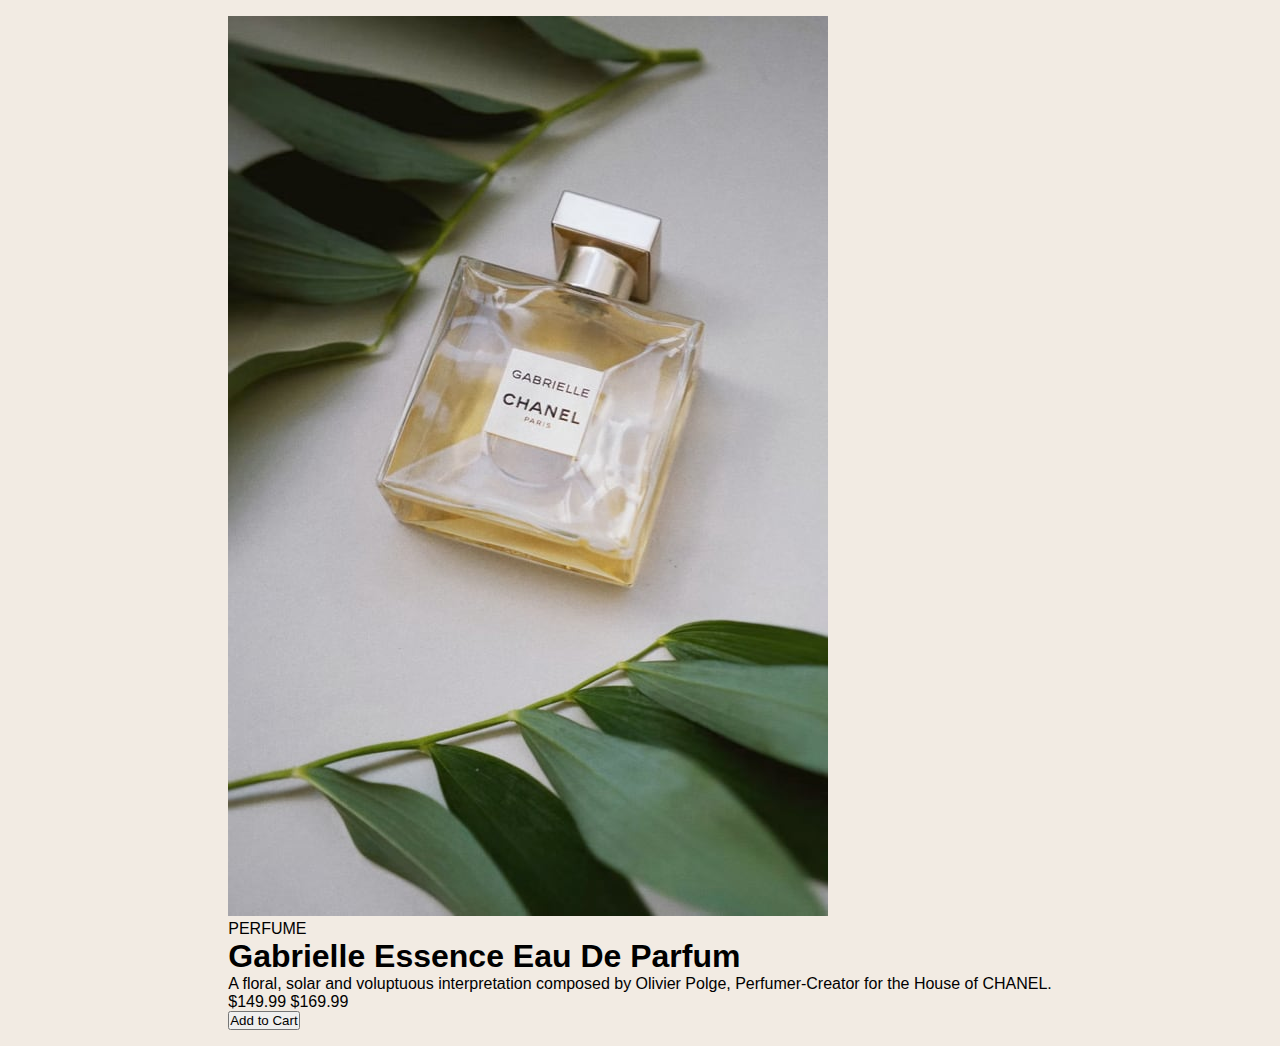
<file: Desktop.html>
<!DOCTYPE html>
<html lang="en">
<head>
    <meta charset="UTF-8">
    <meta name="viewport" content="width=device-width, initial-scale=1.0">
    <link rel="stylesheet" href="/style/Desktop.css">
    <title>Gabrielle Essence Eau De Parfum</title>
</head>
<body>
    <main class="container">
        <div class="product-image">
            <img src="/images/image-product-desktop.jpg" alt="Gabrielle Essence Eau De Parfum">
        </div>
    <div class="product-info">
        <p class="product-type">PERFUME</p>
        <h1 class="product-title">Gabrielle Essence Eau De Parfum</h1>
        <p class="product-description">A floral, solar and voluptuous interpretation composed by Olivier Polge, Perfumer-Creator for the House of CHANEL.</p>
        <div class="price">
            <span class="current-price">$149.99</span>
            <span class="original-price">$169.99</span>
        </div>
        <button class="add-to-cart">Add to Cart</button>
    </div>
    </main>
</body>
</html>
</file>
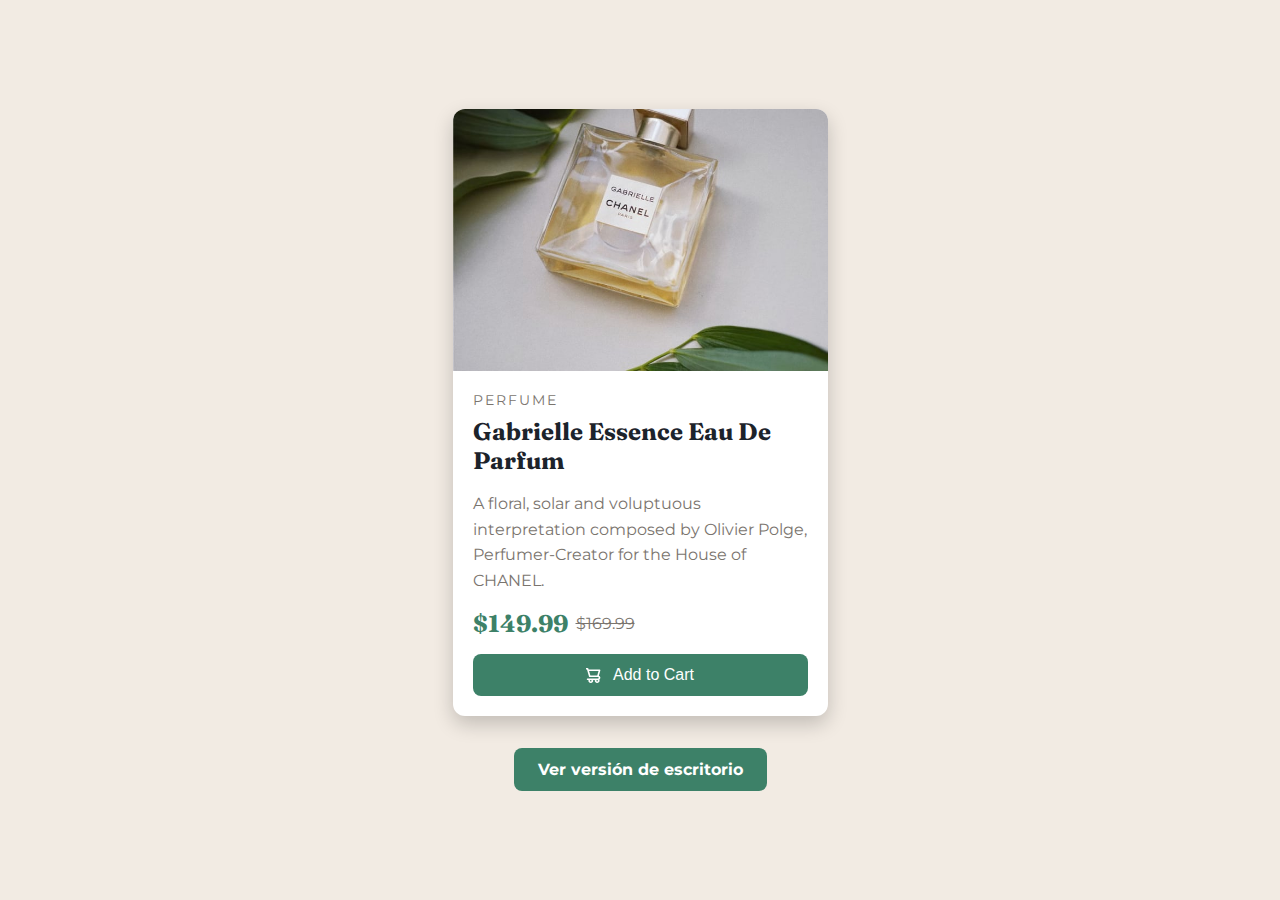
<file: Mobile.html>
<!DOCTYPE html>
<html lang="en">
<head>
  <link rel="stylesheet" href="style/style.css">
  <link href="https://fonts.googleapis.com/css2?family=Montserrat:wght@500;700&family=Fraunces:wght@700&display=swap" rel="stylesheet">
  <meta charset="UTF-8">
  <meta name="viewport" content="width=device-width, initial-scale=1.0">
  <title>Product Card Component</title>
</head>
<body>
  <main>
    <section class="card">
      <img src="images/image-product-mobile.jpg" alt="Gabrielle Essence Eau De Parfum bottle laying on a table with leaves around it">
      <div class="card__content">
        <p class="card__category">Perfume</p>
        <h1 class="card__title">Gabrielle Essence Eau De Parfum</h1>
        <p class="card__description">
          A floral, solar and voluptuous interpretation composed by Olivier Polge, 
          Perfumer-Creator for the House of CHANEL.
        </p>
        <div class="card__pricing">
          <p class="card__price">$149.99</p>
          <p class="card__original-price">$169.99</p>
        </div>
        <button class="card__button">
          <img src="images/icon-cart.svg" alt="" aria-hidden="true">
          Add to Cart
        </button>
      </div>
    </section>
    <a href="Desktop.html" class="view-button">Ver versión de escritorio</a>
  </main>
</body>
</html>
</file>
<file: style/Desktop.css>
:root {
    --color-primary: hsl(158, 36%, 37%);
    --color-primary-dark: hsl(158, 36%, 27%);
    --color-secondary: hsl(30, 38%, 92%);
    --color-dark-blue: hsl(212, 21%, 14%);
    --color-grayish-blue: hsl(228, 12%, 48%);
    --color-white: hsl(0, 0%, 100%);
  }
  
  * {
    margin: 0;
    padding: 0;
    box-sizing: border-box;
  }
  
  body {
    font-family: 'Montserrat', sans-serif;
    background-color: var(--color-secondary);
    min-height: 100vh;
    display: grid;
    place-items: center;
    padding: 1rem;
  }
  
  .card {
    display: grid;
    grid-template-columns: 1fr 1fr;
    background-color: var(--color-white);
    border-radius: 0.625rem;
    overflow: hidden;
    max-width: 600px;
  }
  
  .card__image {
    height: 100%;
  }
  
  .card__image img {
    width: 100%;
    height: 100%;
    object-fit: cover;
    display: block;
  }
  
  .card__content {
    padding: 2rem;
  }
  
  .card__category {
    font-size: 0.75rem;
    text-transform: uppercase;
    letter-spacing: 0.3125rem;
    color: var(--color-grayish-blue);
    margin-bottom: 1.25rem;
  }
  
  .card__title {
    font-family: 'Fraunces', serif;
    color: var(--color-dark-blue);
    font-size: 2rem;
    line-height: 1;
    margin-bottom: 1.5rem;
  }
  
  .card__description {
    font-size: 0.875rem;
    line-height: 1.6;
    color: var(--color-grayish-blue);
    margin-bottom: 1.75rem;
  }
  
  .card__pricing {
    display: flex;
    align-items: center;
    gap: 1.25rem;
    margin-bottom: 1.75rem;
  }
  
  .card__price {
    font-family: 'Fraunces', serif;
    font-size: 2rem;
    color: var(--color-primary);
  }
  
  .card__original-price {
    color: var(--color-grayish-blue);
    text-decoration: line-through;
    font-size: 0.875rem;
  }
  
  .card__button {
    width: 100%;
    background-color: var(--color-primary);
    color: var(--color-white);
    border: none;
    border-radius: 0.5rem;
    padding: 1rem;
    display: flex;
    align-items: center;
    justify-content: center;
    gap: 0.75rem;
    font-weight: 700;
    font-size: 0.875rem;
    cursor: pointer;
    transition: 0.3s ease;
  }
  
  .card__button:hover {
    background-color: var(--color-primary-dark);
  }
  
  .view-switcher {
    margin-top: 2rem;
    text-align: center;
  }
  
  .view-button {
    display: inline-block;
    padding: 0.75rem 1.5rem;
    background-color: var(--color-primary);
    color: var(--color-white);
    text-decoration: none;
    border-radius: 0.5rem;
    font-weight: 700;
    transition: 0.3s ease;
  }
  
  .view-button:hover {
    background-color: var(--color-primary-dark);
  }
  
  
  @media (max-width: 1040px) {
    .card {
      margin: 1rem;
      grid-template-columns: 1fr;
      max-width: 343px;
    }
  
    .card__content {
      padding: 1.5rem;
    }
  }
</file>
<file: style/style.css>
:root {
  --color-primary: #3d8168;
  --color-primary-dark: #2c624e;
  --color-background: #f2ebe3;
  --color-text-dark: #1c232b;
  --color-text-gray: #7a746e;
  --color-white: #fff;
}

/* Estilos básicos */
* {
  margin: 0;
  padding: 0;
  box-sizing: border-box;
}

body {
  margin: 0;
  font-family: 'Montserrat', sans-serif;
  background-color: var(--color-background);
  display: flex;
  justify-content: center;
  align-items: center;
  min-height: 100vh;
  padding: 1rem;
}

main {
  display: flex;
  flex-direction: column;
  align-items: center;
  gap: 2rem;
  max-width: 375px;
  margin: 0 auto;
}

/* Estilos de la tarjeta */
.card {
  background-color: var(--color-white);
  border-radius: 12px;
  overflow: hidden;
  box-shadow: 0 8px 20px rgba(0, 0, 0, 0.2);
  width: 375px;
  display: flex;
  flex-direction: column;
}

.card img {
  width: 100%;
  height: auto;
  display: block;
}

.card__content {
  padding: 20px;
}

.card__category {
  font-size: 14px;
  text-transform: uppercase;
  letter-spacing: 2px;
  color: var(--color-text-gray);
  margin: 0 0 8px;
}

.card__title {
  font-family: 'Fraunces', serif;
  font-size: 24px;
  color: var(--color-text-dark);
  margin: 0 0 16px;
}

.card__description {
  color: var(--color-text-gray);
  line-height: 1.6;
  margin: 0 0 16px;
}

.card__pricing {
  display: flex;
  align-items: center;
  gap: 8px;
  margin-bottom: 16px;
}

.card__price {
  font-family: 'Fraunces', serif;
  font-size: 24px;
  color: var(--color-primary);
  font-weight: bold;
}

.card__original-price {
  font-size: 16px;
  color: var(--color-text-gray);
  text-decoration: line-through;
}

.card__button {
  background-color: var(--color-primary);
  color: var(--color-white);
  font-size: 16px;
  border: none;
  border-radius: 8px;
  padding: 12px 0;
  width: 100%;
  cursor: pointer;
  transition: 0.3s ease;
  display: flex;
  align-items: center;
  justify-content: center;
  gap: 0.75rem;
}

.card__button:hover {
  background-color: var(--color-primary-dark);
}

.card__button img {
  width: 15px;
  height: 15px;
}


.view-button {
  display: inline-block;
  padding: 0.75rem 1.5rem;
  background-color: var(--color-primary);
  color: var(--color-white);
  text-decoration: none;
  border-radius: 0.5rem;
  font-weight: 700;
  transition: 0.3s ease;
}

.view-button:hover {
  background-color: var(--color-primary-dark);
}


@media (max-width: 375px) {
  .card {
    width: 100%;
  }
}
</file>
